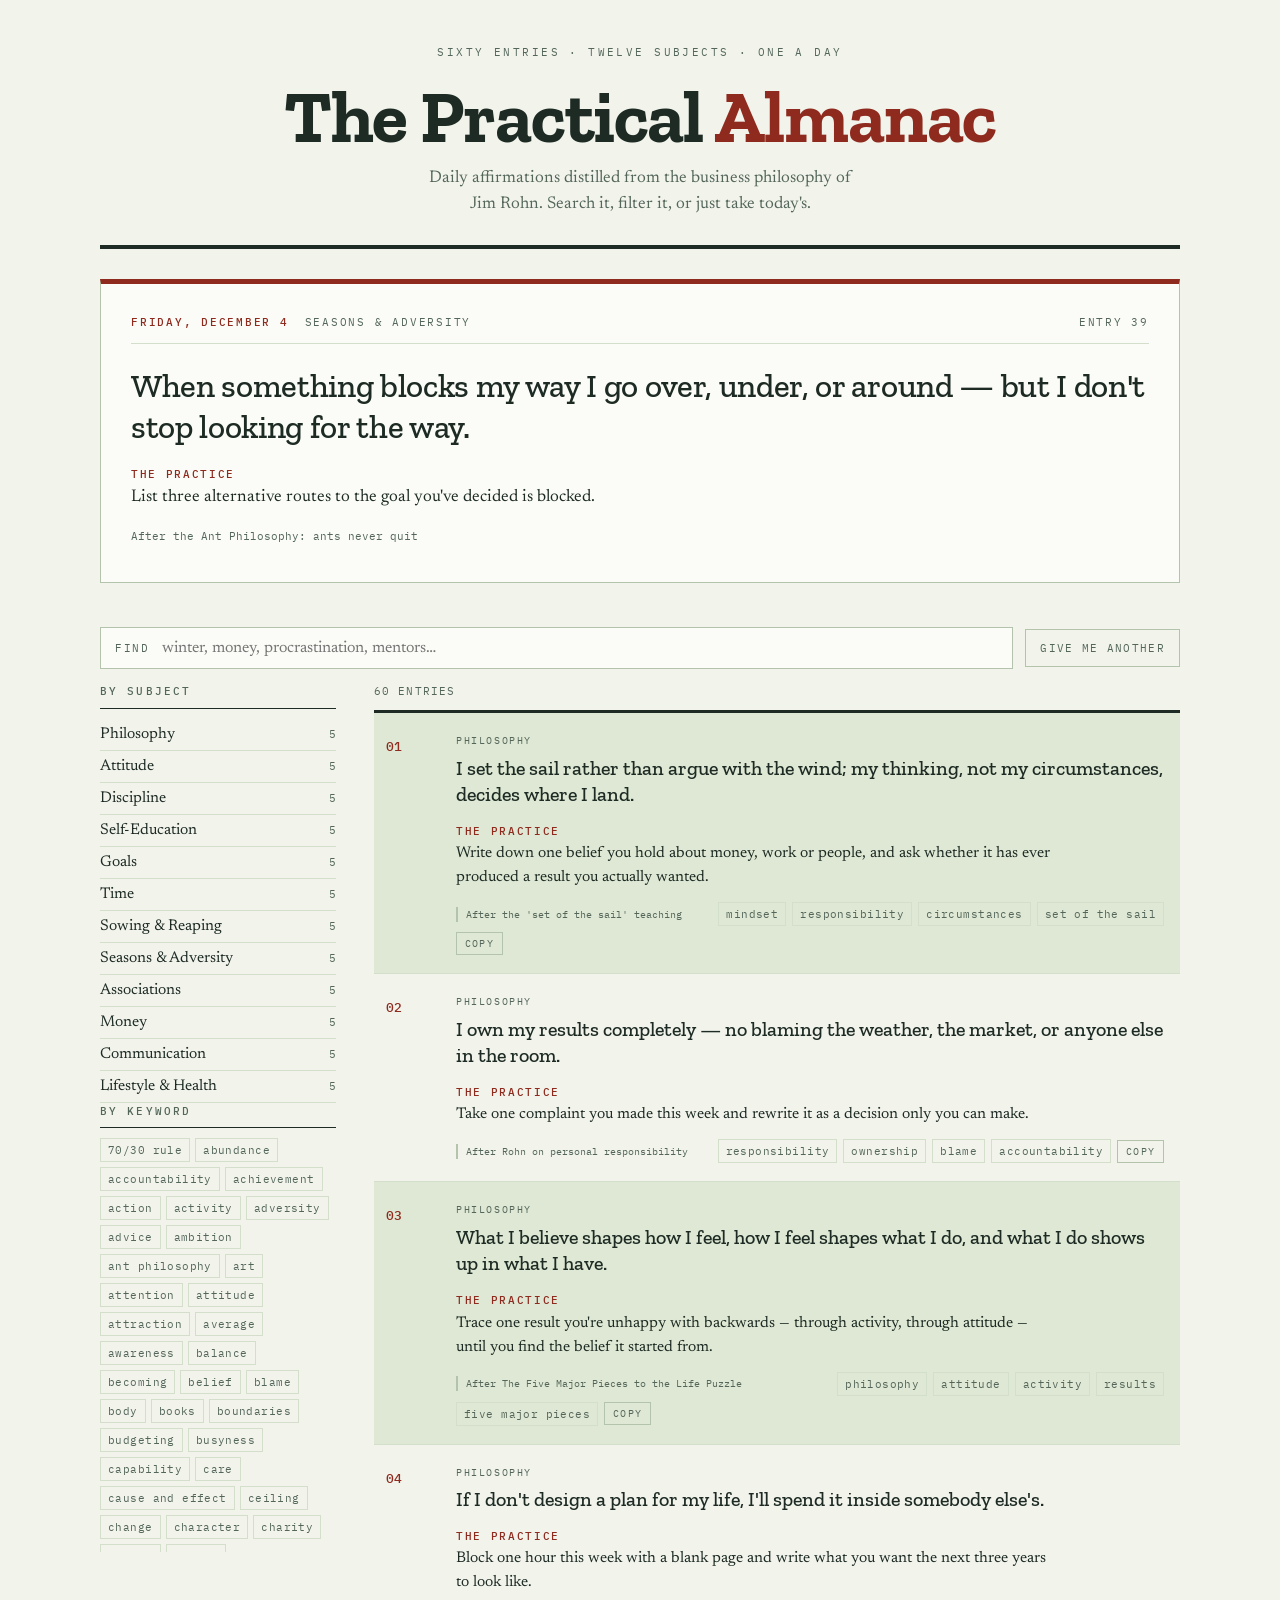
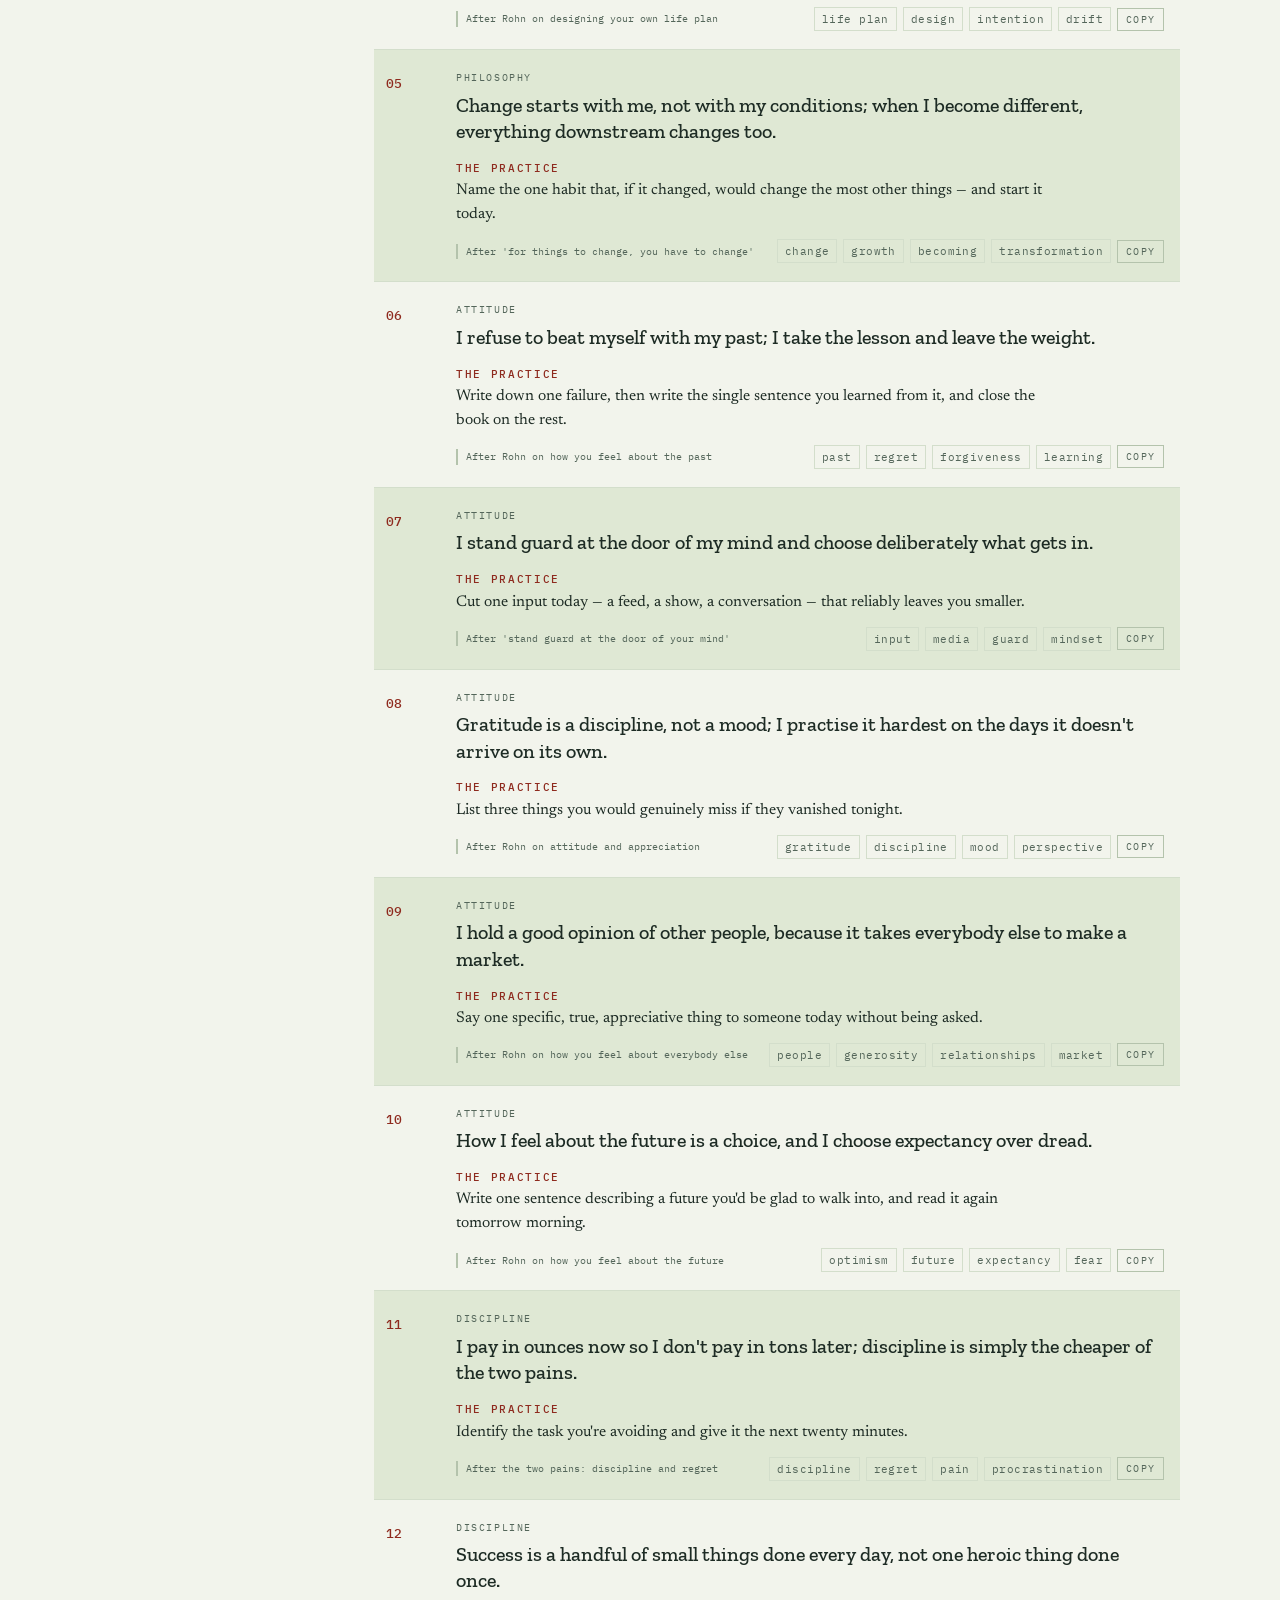
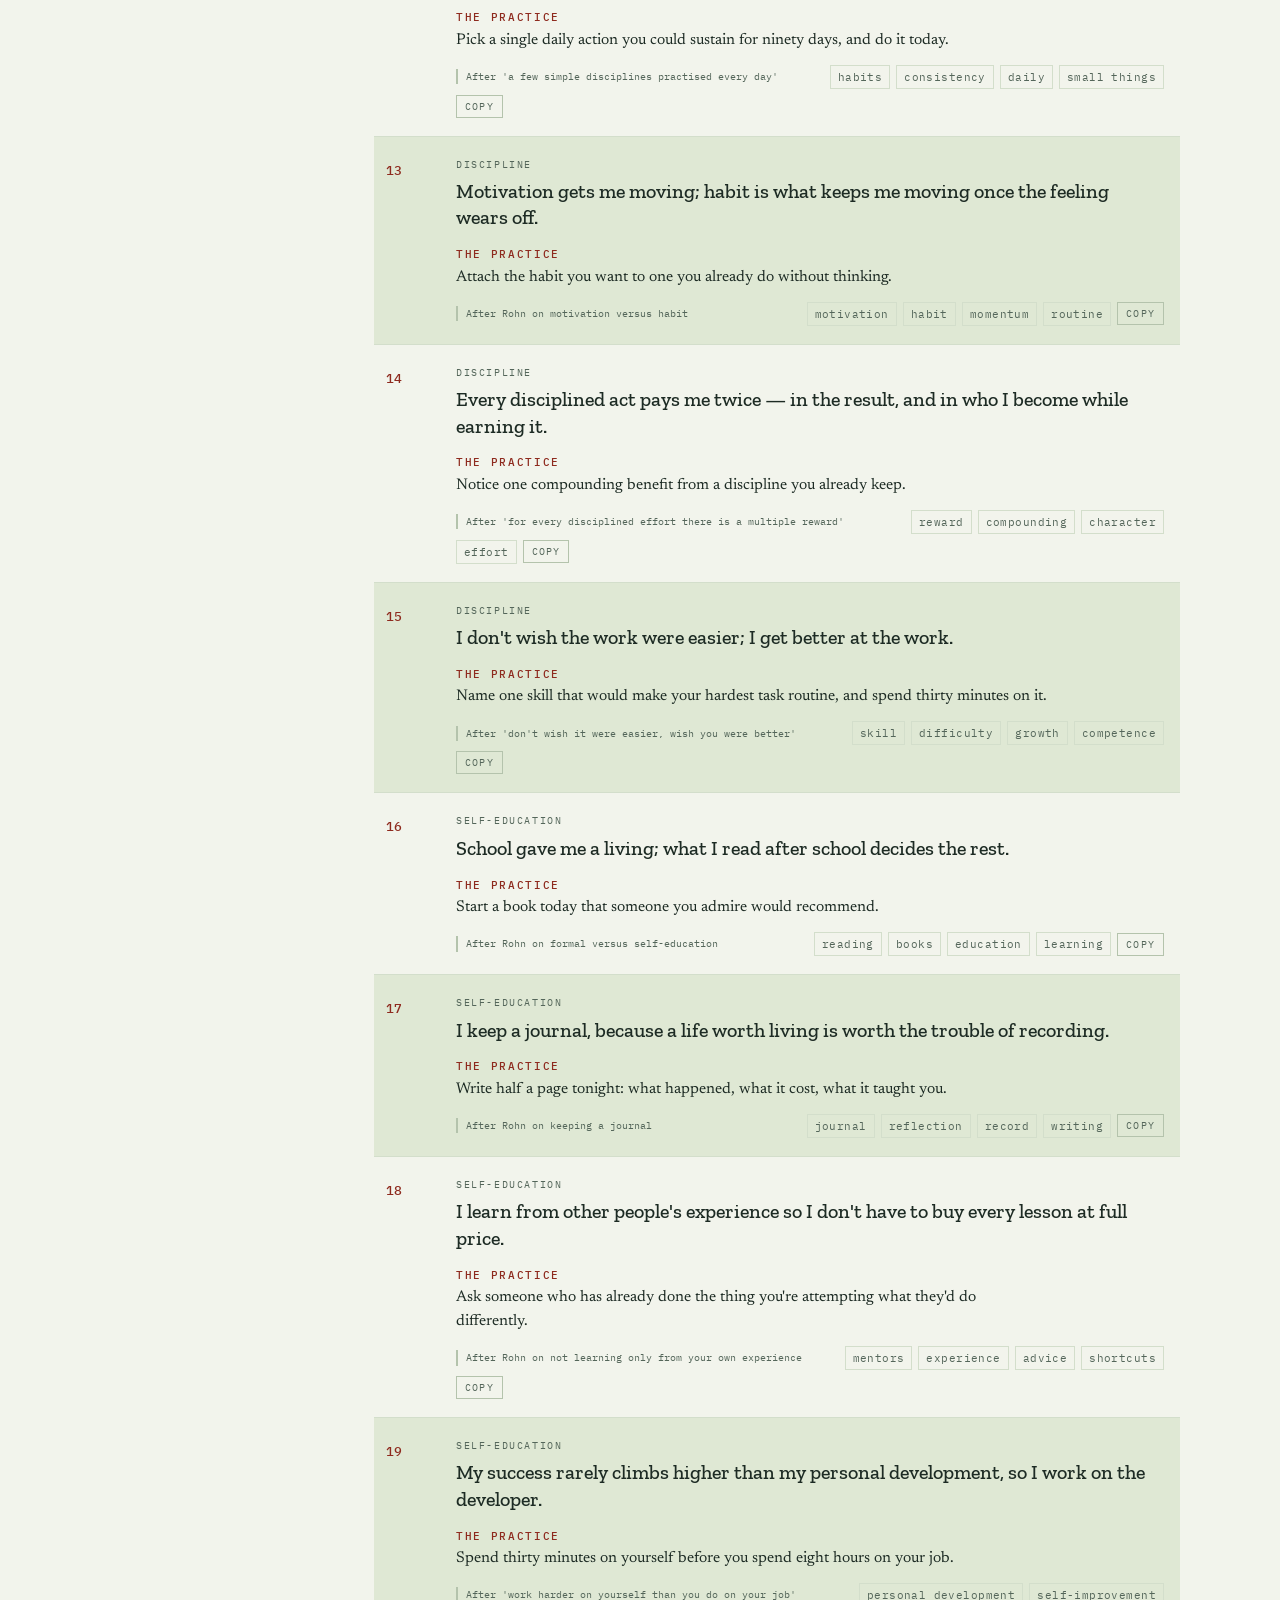
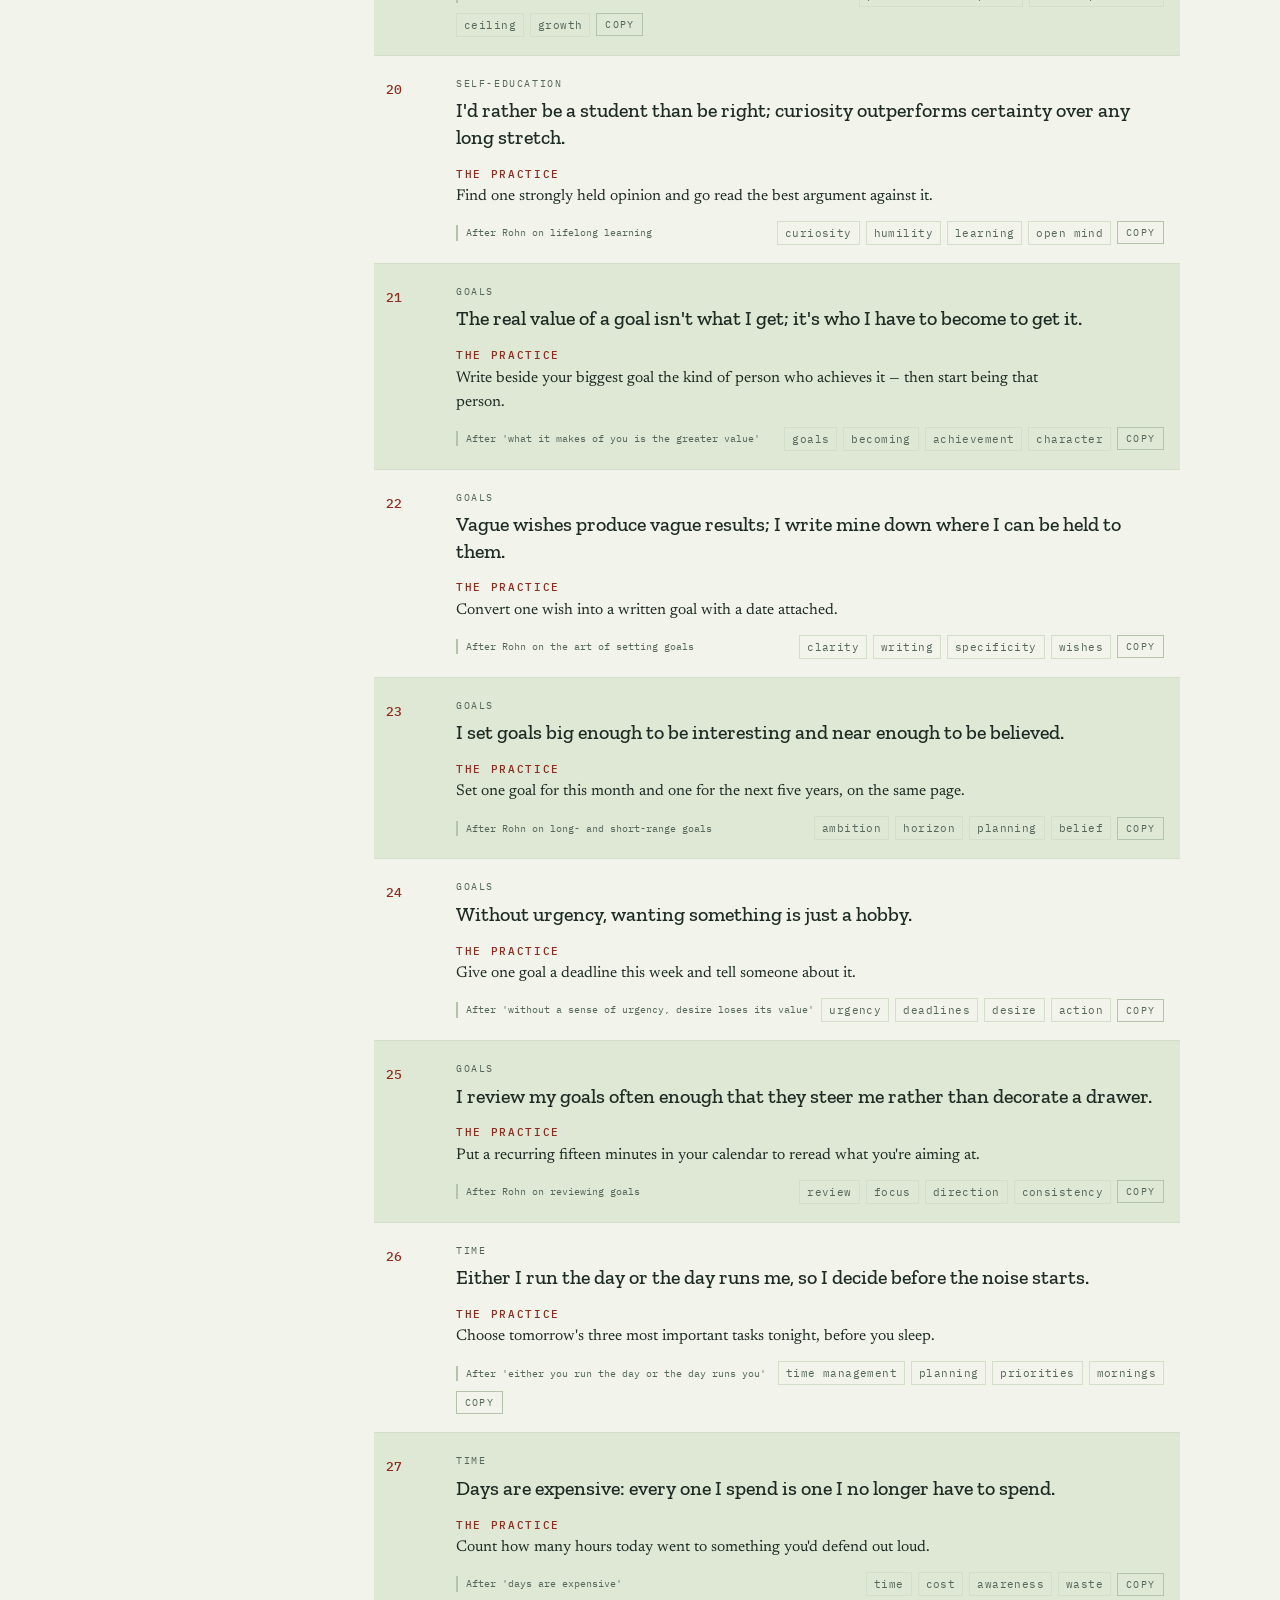
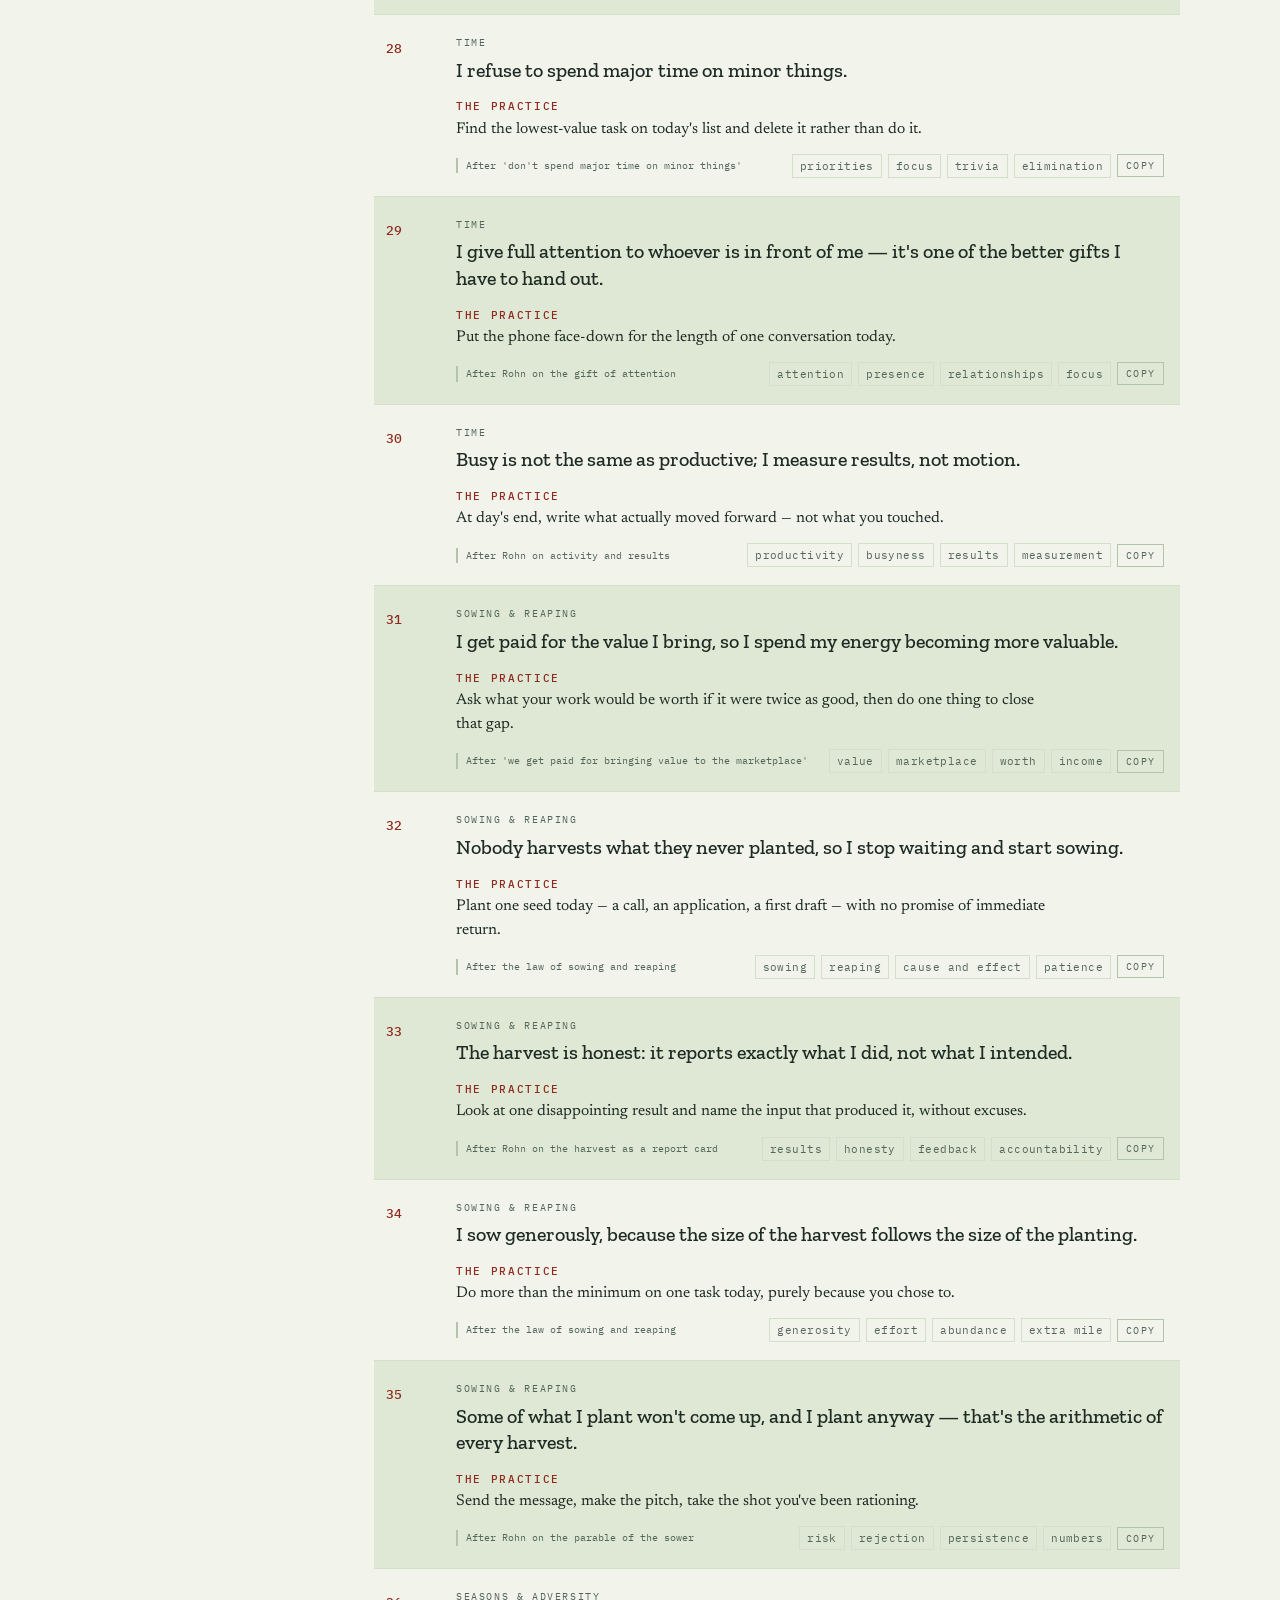
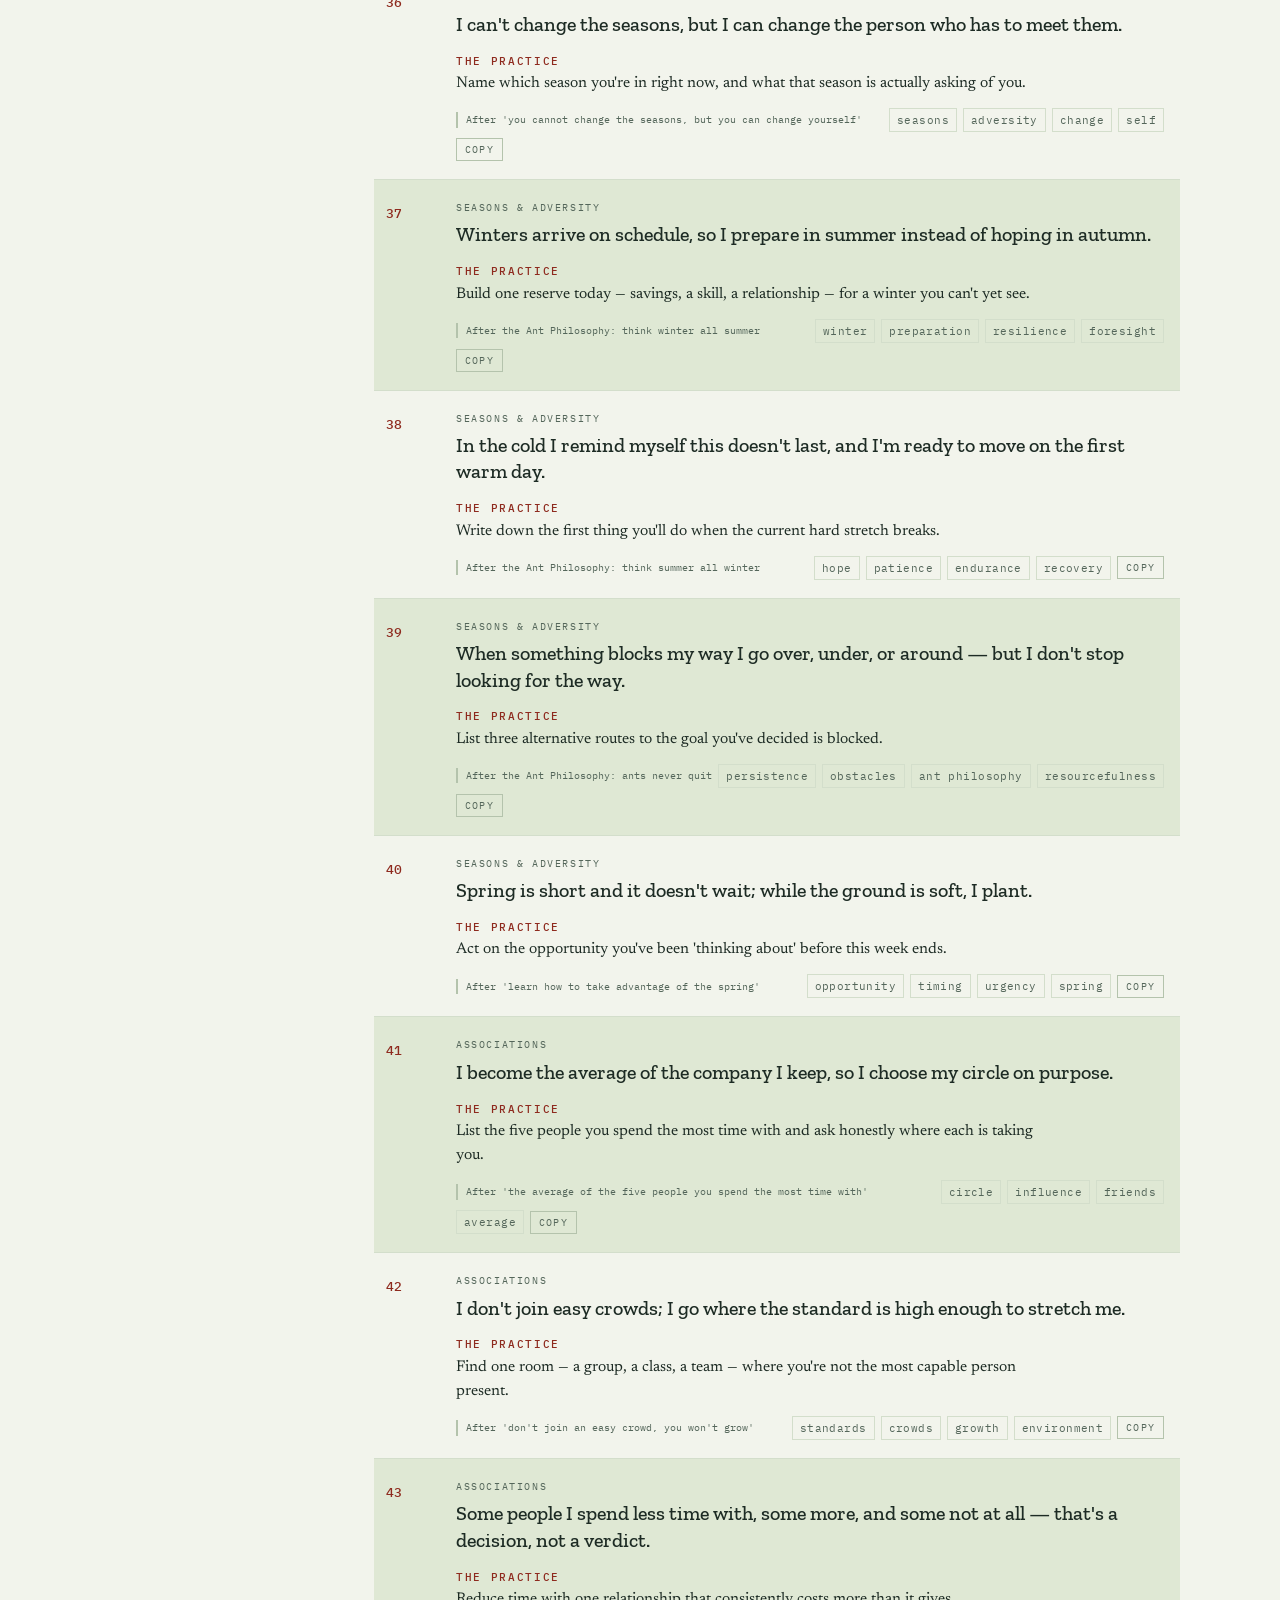
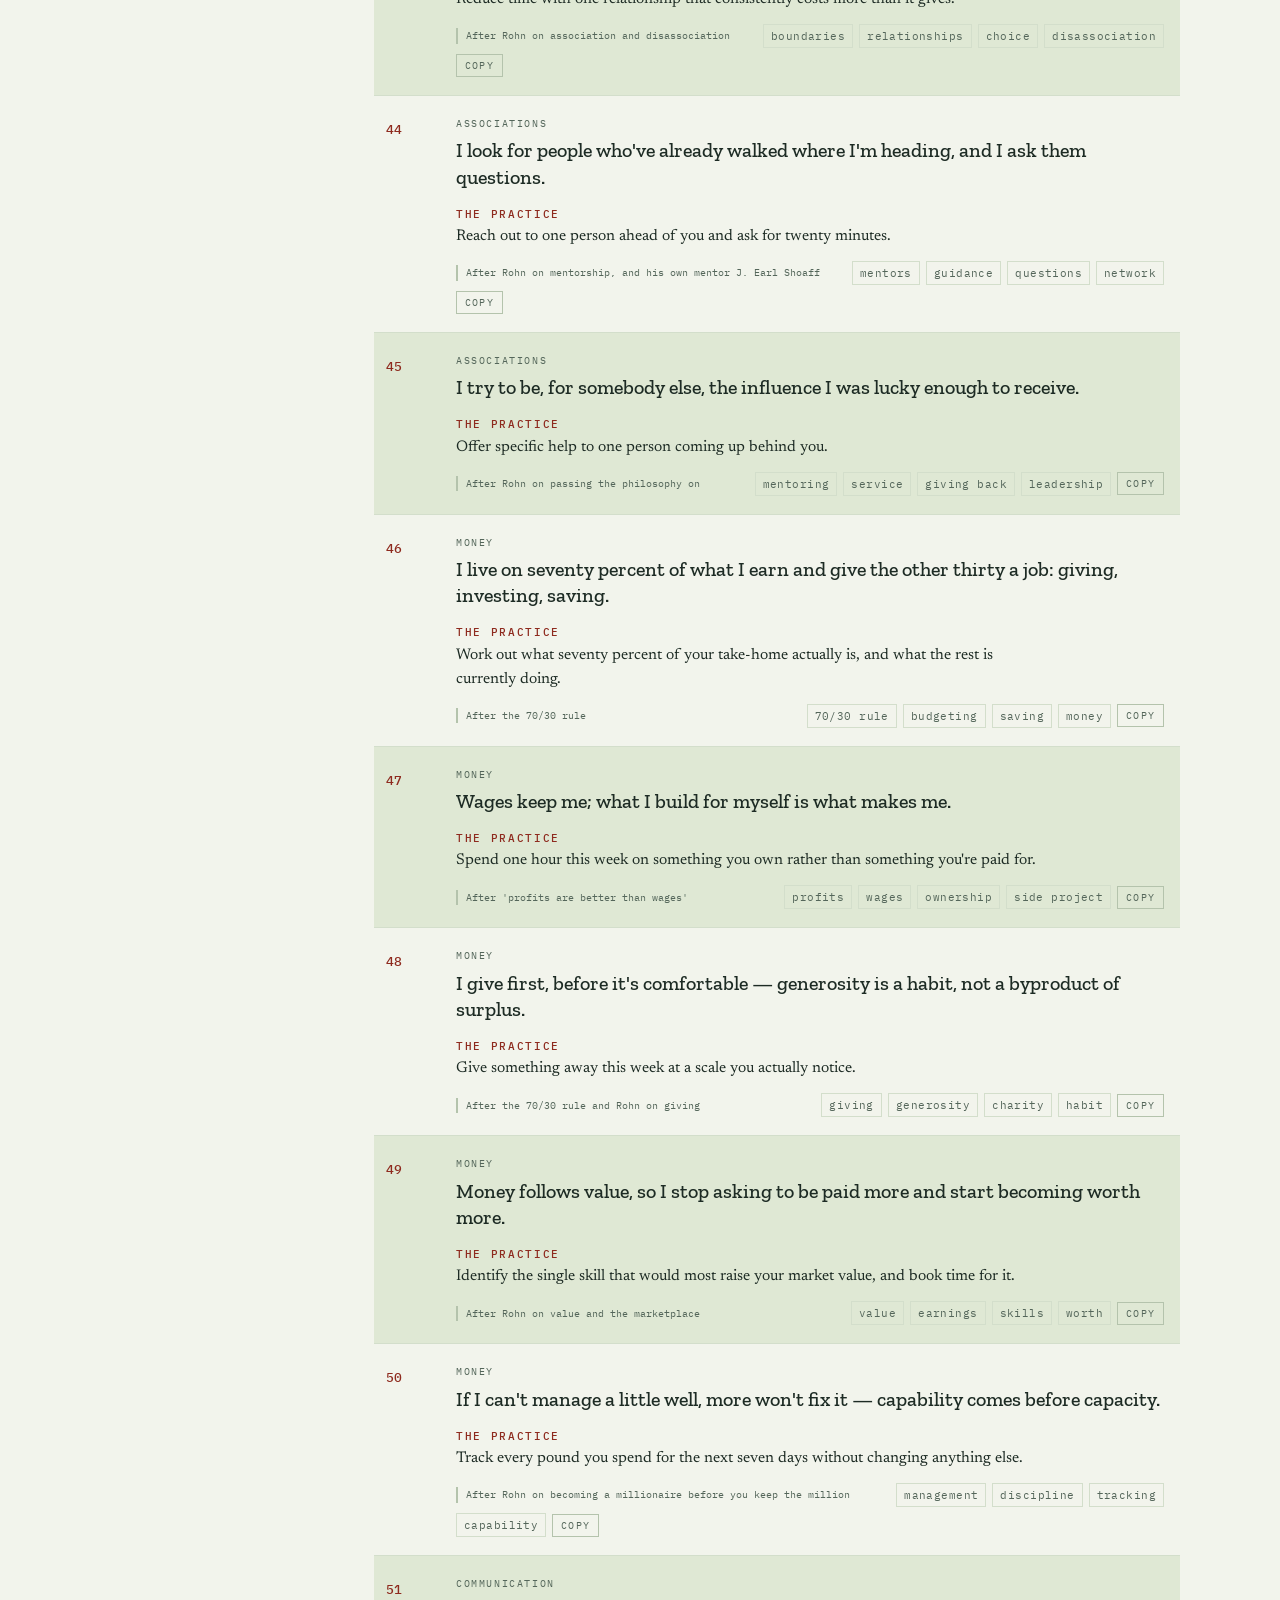
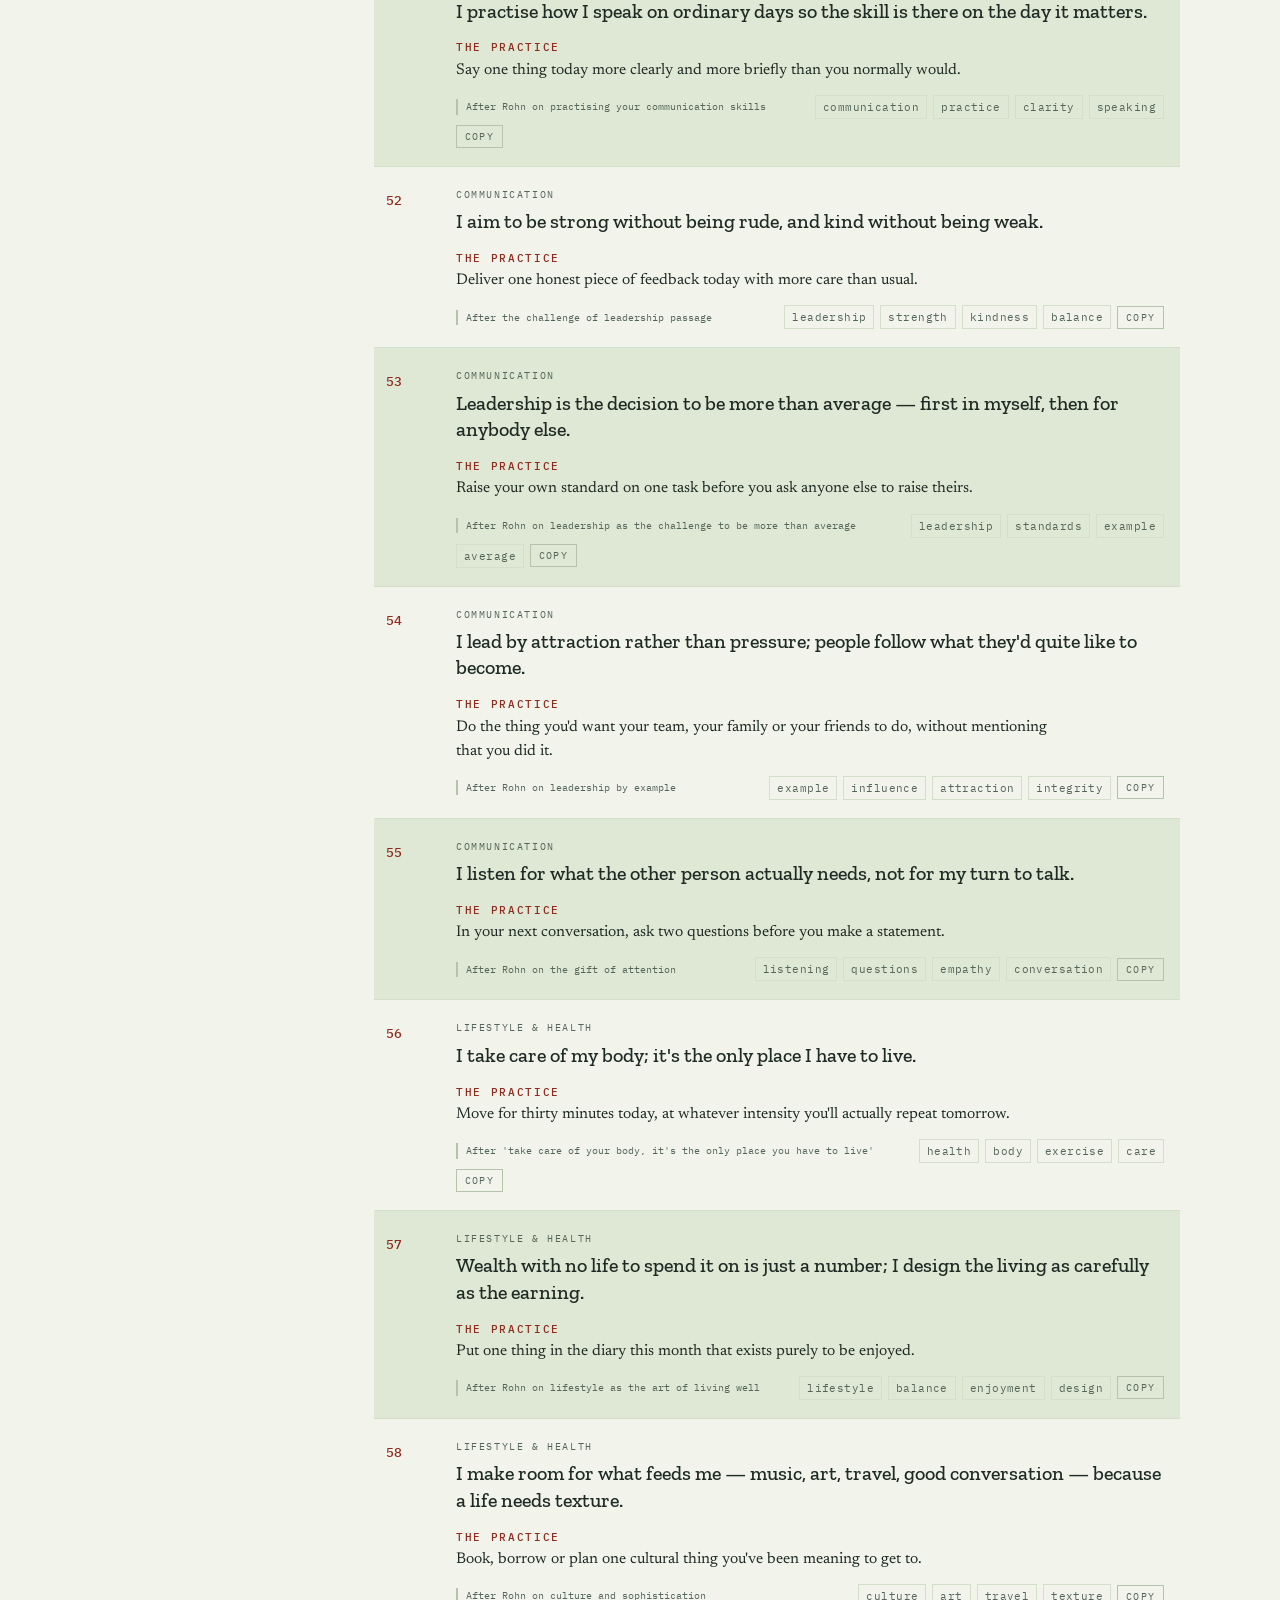
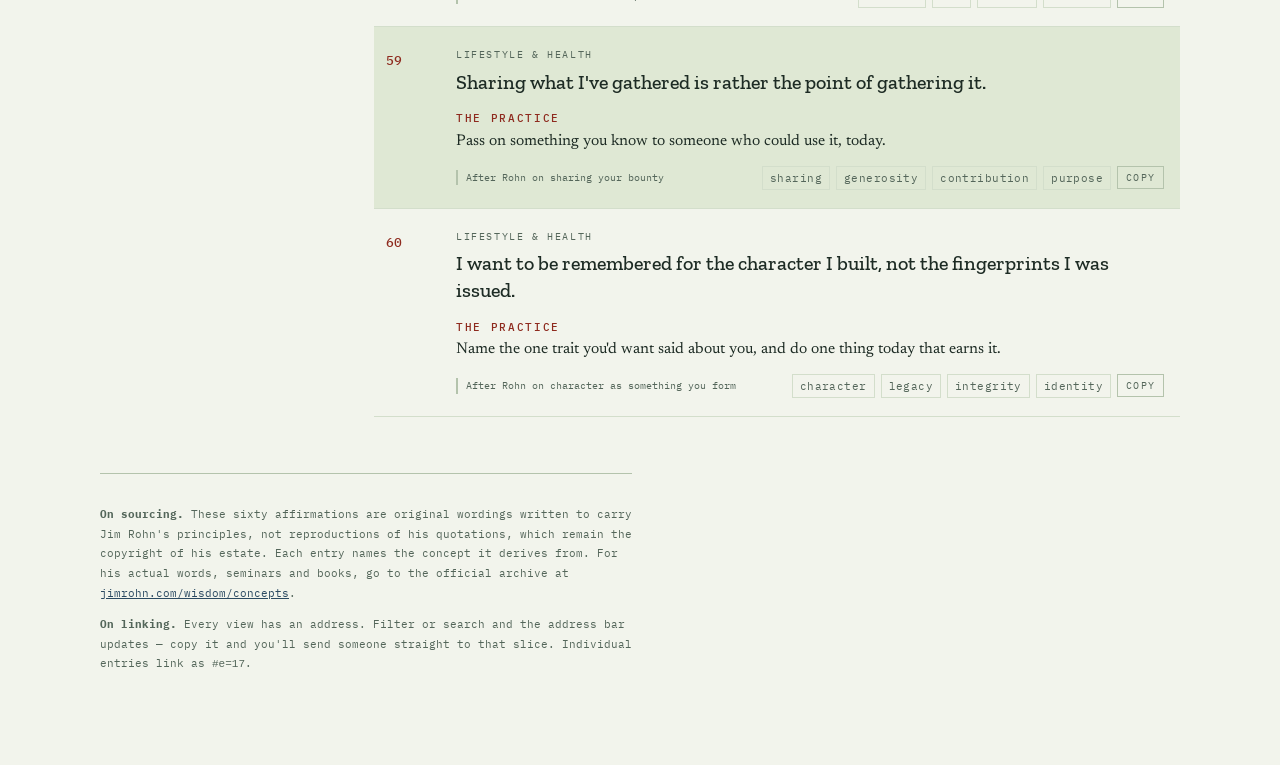
<file: data/rohn-source.html>
<!DOCTYPE html>
<html lang="en">
<head>
<meta charset="utf-8">
<meta name="viewport" content="width=device-width, initial-scale=1">
<title>The Practical Almanac — 60 daily affirmations after Jim Rohn</title>
<link rel="preconnect" href="https://fonts.googleapis.com">
<link rel="preconnect" href="https://fonts.gstatic.com" crossorigin>
<link href="https://fonts.googleapis.com/css2?family=Zilla+Slab:wght@500;700&family=Newsreader:ital,opsz,wght@0,6..72,400;0,6..72,500;1,6..72,400&family=IBM+Plex+Mono:wght@400;500&display=swap" rel="stylesheet">
<style>
  :root{
    --paper:#F2F4EC;
    --bar:#DFE8D4;
    --card:#FBFCF7;
    --ink:#1D2B24;
    --ink-soft:#54665A;
    --rule:#B4C3AC;
    --rule-hair:#D3DECB;
    --red:#8E2A1E;
    --blue:#2B4A62;
    --display:"Zilla Slab", Rockwell, "Courier Bold", Georgia, serif;
    --body:"Newsreader", Georgia, "Times New Roman", serif;
    --mono:"IBM Plex Mono", ui-monospace, "SF Mono", Menlo, monospace;
  }
  *{box-sizing:border-box}
  html{-webkit-text-size-adjust:100%}
  body{
    margin:0; background:var(--paper); color:var(--ink);
    font-family:var(--body); font-size:17px; line-height:1.55;
  }
  .wrap{max-width:1120px; margin:0 auto; padding:0 20px 80px}

  /* ---------- masthead ---------- */
  .masthead{padding:44px 0 0; text-align:center}
  .masthead .eyebrow{
    font-family:var(--mono); font-size:11px; letter-spacing:.22em;
    text-transform:uppercase; color:var(--ink-soft);
  }
  .masthead h1{
    font-family:var(--display); font-weight:700; margin:.28em 0 .1em;
    font-size:clamp(38px,7.5vw,74px); line-height:.95; letter-spacing:-.015em;
  }
  .masthead h1 em{font-style:normal; color:var(--red)}
  .masthead .standfirst{
    max-width:44ch; margin:14px auto 0; color:var(--ink-soft); font-size:17px;
  }
  .rule-double{border:0; border-top:3px solid var(--ink); border-bottom:1px solid var(--ink); height:4px; margin:26px 0 0}

  /* ---------- today ---------- */
  .today{
    background:var(--card); border:1px solid var(--rule); border-top:5px solid var(--red);
    padding:30px 30px 26px; margin:30px 0 44px; position:relative;
  }
  .today-head{
    display:flex; flex-wrap:wrap; gap:10px 16px; align-items:baseline;
    font-family:var(--mono); font-size:11px; letter-spacing:.16em; text-transform:uppercase;
    color:var(--ink-soft); border-bottom:1px solid var(--rule-hair); padding-bottom:12px;
  }
  .today-head .stamp{color:var(--red); font-weight:500}
  .today-head .spacer{flex:1}
  .today blockquote{
    margin:22px 0 0; font-family:var(--display); font-weight:500;
    font-size:clamp(22px,3.4vw,33px); line-height:1.24; letter-spacing:-.01em;
  }
  .today .practice{margin-top:18px; max-width:70ch}
  .practice b{
    font-family:var(--mono); font-size:10.5px; font-weight:500; letter-spacing:.16em;
    text-transform:uppercase; color:var(--red); display:block; margin-bottom:3px;
  }
  .today .after{
    margin-top:16px; font-family:var(--mono); font-size:11px; color:var(--ink-soft);
  }

  /* ---------- controls ---------- */
  .controls{display:flex; flex-wrap:wrap; gap:12px; align-items:center; margin-bottom:14px}
  .search{
    flex:1 1 260px; display:flex; align-items:center; gap:10px;
    background:var(--card); border:1px solid var(--rule); padding:11px 14px;
  }
  .search input{
    border:0; background:transparent; flex:1; font-family:var(--body);
    font-size:16px; color:var(--ink); outline:none; min-width:0;
  }
  .search label{font-family:var(--mono); font-size:10.5px; letter-spacing:.16em; text-transform:uppercase; color:var(--ink-soft)}
  .btn{
    font-family:var(--mono); font-size:11px; letter-spacing:.12em; text-transform:uppercase;
    background:transparent; border:1px solid var(--rule); color:var(--ink-soft);
    padding:11px 14px; cursor:pointer;
  }
  .btn:hover{border-color:var(--ink); color:var(--ink)}

  /* ---------- two column ---------- */
  .cols{display:grid; grid-template-columns:236px 1fr; gap:38px; align-items:start}
  @media (max-width:820px){ .cols{grid-template-columns:1fr; gap:26px} }

  .index{position:sticky; top:20px}
  @media (max-width:820px){ .index{position:static} }
  .index h2{
    font-family:var(--mono); font-size:10.5px; letter-spacing:.2em; text-transform:uppercase;
    color:var(--ink-soft); margin:0 0 10px; padding-bottom:8px; border-bottom:1px solid var(--ink);
    font-weight:500;
  }
  .index h2 + h2{margin-top:32px}
  .subject-list{list-style:none; margin:0; padding:0}
  .subject-list li{border-bottom:1px solid var(--rule-hair)}
  .subj{
    width:100%; text-align:left; background:none; border:0; cursor:pointer;
    padding:8px 0; display:flex; gap:10px; align-items:baseline;
    font-family:var(--body); font-size:15.5px; color:var(--ink);
  }
  .subj .n{font-family:var(--mono); font-size:11px; color:var(--ink-soft); flex:0 0 auto}
  .subj .nm{flex:1}
  .subj:hover .nm{color:var(--red)}
  .subj[aria-pressed="true"] .nm{color:var(--red); font-weight:500}
  .subj[aria-pressed="true"] .n{color:var(--red)}

  .kw-cloud{display:flex; flex-wrap:wrap; gap:5px; max-height:46vh; overflow-y:auto; padding-right:4px}
  @media (max-width:820px){ .kw-cloud{max-height:180px} }
  .kw{
    font-family:var(--mono); font-size:10.5px; letter-spacing:.04em;
    background:transparent; border:1px solid var(--rule-hair); color:var(--ink-soft);
    padding:4px 7px; cursor:pointer;
  }
  .kw:hover{border-color:var(--red); color:var(--red)}
  .kw[aria-pressed="true"]{background:var(--blue); border-color:var(--blue); color:#fff}

  /* ---------- entries ---------- */
  .status{
    font-family:var(--mono); font-size:11px; letter-spacing:.1em; text-transform:uppercase;
    color:var(--ink-soft); padding-bottom:10px; border-bottom:3px solid var(--ink);
    display:flex; flex-wrap:wrap; gap:12px; align-items:baseline;
  }
  .status .clear{
    font:inherit; background:none; border:0; color:var(--red); cursor:pointer;
    text-decoration:underline; text-underline-offset:3px; padding:0;
  }
  .entries{list-style:none; margin:0; padding:0}
  .entry{
    display:grid; grid-template-columns:52px 1fr; gap:0 18px;
    padding:20px 16px 18px 12px; border-bottom:1px solid var(--rule-hair);
    scroll-margin-top:16px;
  }
  .entry:nth-child(odd){background:var(--bar)}
  .entry:target{outline:2px solid var(--red); outline-offset:-2px}
  .entry .no{
    font-family:var(--mono); font-size:13px; font-weight:500; color:var(--red);
    padding-top:4px;
  }
  .entry .cat{
    font-family:var(--mono); font-size:10px; letter-spacing:.16em; text-transform:uppercase;
    color:var(--ink-soft); margin-bottom:6px;
  }
  .entry .aff{
    font-family:var(--display); font-weight:500; font-size:20px; line-height:1.32;
    margin:0 0 12px; max-width:62ch;
  }
  .entry .practice{font-size:15.5px; color:var(--ink-soft); max-width:66ch; margin-bottom:12px}
  .entry .practice span{color:var(--ink)}
  .entry .foot{display:flex; flex-wrap:wrap; gap:6px; align-items:center}
  .entry .src{
    font-family:var(--mono); font-size:10px; color:var(--ink-soft);
    border-left:2px solid var(--rule); padding-left:8px; margin-right:auto;
  }
  .copy{
    font-family:var(--mono); font-size:10px; letter-spacing:.12em; text-transform:uppercase;
    background:none; border:1px solid var(--rule); color:var(--ink-soft);
    padding:4px 8px; cursor:pointer;
  }
  .copy:hover{border-color:var(--ink); color:var(--ink)}
  .empty{padding:44px 4px; color:var(--ink-soft); max-width:52ch}
  .empty strong{font-family:var(--display); font-size:20px; display:block; margin-bottom:6px; color:var(--ink)}

  footer{
    margin-top:56px; padding-top:20px; border-top:1px solid var(--rule);
    font-family:var(--mono); font-size:11px; line-height:1.8; color:var(--ink-soft);
    max-width:76ch;
  }
  footer a{color:var(--blue)}
  a:focus-visible, button:focus-visible, input:focus-visible{outline:2px solid var(--blue); outline-offset:2px}
  @media (prefers-reduced-motion:reduce){ *{transition:none !important} }
</style>
</head>
<body>
<div class="wrap">

  <header class="masthead">
    <div class="eyebrow">Sixty entries &middot; twelve subjects &middot; one a day</div>
    <h1>The Practical <em>Almanac</em></h1>
    <p class="standfirst">Daily affirmations distilled from the business philosophy of Jim Rohn. Search it, filter it, or just take today's.</p>
    <hr class="rule-double">
  </header>

  <section class="today" id="today" aria-labelledby="today-h">
    <div class="today-head">
      <span class="stamp" id="today-date"></span>
      <span id="today-cat"></span>
      <span class="spacer"></span>
      <span id="today-no"></span>
    </div>
    <blockquote id="today-h"></blockquote>
    <p class="practice"><b>The practice</b><span id="today-practice"></span></p>
    <p class="after" id="today-src"></p>
  </section>

  <div class="controls">
    <div class="search">
      <label for="q">Find</label>
      <input id="q" type="search" placeholder="winter, money, procrastination, mentors&hellip;" autocomplete="off">
    </div>
    <button class="btn" id="shuffle">Give me another</button>
  </div>

  <div class="cols">
    <nav class="index" aria-label="Index">
      <h2>By subject</h2>
      <ul class="subject-list" id="subjects"></ul>
      <h2>By keyword</h2>
      <div class="kw-cloud" id="keywords"></div>
    </nav>

    <main>
      <div class="status">
        <span id="count"></span>
        <span id="scope"></span>
        <button class="clear" id="clear" hidden>Clear filters</button>
      </div>
      <ul class="entries" id="entries"></ul>
      <div class="empty" id="empty" hidden>
        <strong>Nothing under that heading.</strong>
        Try a broader word, or pick a subject from the index on the left.
      </div>
    </main>
  </div>

  <footer>
    <p><strong>On sourcing.</strong> These sixty affirmations are original wordings written to carry Jim Rohn's principles, not reproductions of his quotations, which remain the copyright of his estate. Each entry names the concept it derives from. For his actual words, seminars and books, go to the official archive at <a href="https://www.jimrohn.com/wisdom/concepts">jimrohn.com/wisdom/concepts</a>.</p>
    <p><strong>On linking.</strong> Every view has an address. Filter or search and the address bar updates &mdash; copy it and you'll send someone straight to that slice. Individual entries link as <code>#e=17</code>.</p>
  </footer>

</div>

<script>
const DATA = [
  {n:1,s:"Philosophy",a:"I set the sail rather than argue with the wind; my thinking, not my circumstances, decides where I land.",p:"Write down one belief you hold about money, work or people, and ask whether it has ever produced a result you actually wanted.",k:["mindset","responsibility","circumstances","set of the sail"],src:"After the 'set of the sail' teaching"},
  {n:2,s:"Philosophy",a:"I own my results completely \u2014 no blaming the weather, the market, or anyone else in the room.",p:"Take one complaint you made this week and rewrite it as a decision only you can make.",k:["responsibility","ownership","blame","accountability"],src:"After Rohn on personal responsibility"},
  {n:3,s:"Philosophy",a:"What I believe shapes how I feel, how I feel shapes what I do, and what I do shows up in what I have.",p:"Trace one result you're unhappy with backwards \u2014 through activity, through attitude \u2014 until you find the belief it started from.",k:["philosophy","attitude","activity","results","five major pieces"],src:"After The Five Major Pieces to the Life Puzzle"},
  {n:4,s:"Philosophy",a:"If I don't design a plan for my life, I'll spend it inside somebody else's.",p:"Block one hour this week with a blank page and write what you want the next three years to look like.",k:["life plan","design","intention","drift"],src:"After Rohn on designing your own life plan"},
  {n:5,s:"Philosophy",a:"Change starts with me, not with my conditions; when I become different, everything downstream changes too.",p:"Name the one habit that, if it changed, would change the most other things \u2014 and start it today.",k:["change","growth","becoming","transformation"],src:"After 'for things to change, you have to change'"},

  {n:6,s:"Attitude",a:"I refuse to beat myself with my past; I take the lesson and leave the weight.",p:"Write down one failure, then write the single sentence you learned from it, and close the book on the rest.",k:["past","regret","forgiveness","learning"],src:"After Rohn on how you feel about the past"},
  {n:7,s:"Attitude",a:"I stand guard at the door of my mind and choose deliberately what gets in.",p:"Cut one input today \u2014 a feed, a show, a conversation \u2014 that reliably leaves you smaller.",k:["input","media","guard","mindset"],src:"After 'stand guard at the door of your mind'"},
  {n:8,s:"Attitude",a:"Gratitude is a discipline, not a mood; I practise it hardest on the days it doesn't arrive on its own.",p:"List three things you would genuinely miss if they vanished tonight.",k:["gratitude","discipline","mood","perspective"],src:"After Rohn on attitude and appreciation"},
  {n:9,s:"Attitude",a:"I hold a good opinion of other people, because it takes everybody else to make a market.",p:"Say one specific, true, appreciative thing to someone today without being asked.",k:["people","generosity","relationships","market"],src:"After Rohn on how you feel about everybody else"},
  {n:10,s:"Attitude",a:"How I feel about the future is a choice, and I choose expectancy over dread.",p:"Write one sentence describing a future you'd be glad to walk into, and read it again tomorrow morning.",k:["optimism","future","expectancy","fear"],src:"After Rohn on how you feel about the future"},

  {n:11,s:"Discipline",a:"I pay in ounces now so I don't pay in tons later; discipline is simply the cheaper of the two pains.",p:"Identify the task you're avoiding and give it the next twenty minutes.",k:["discipline","regret","pain","procrastination"],src:"After the two pains: discipline and regret"},
  {n:12,s:"Discipline",a:"Success is a handful of small things done every day, not one heroic thing done once.",p:"Pick a single daily action you could sustain for ninety days, and do it today.",k:["habits","consistency","daily","small things"],src:"After 'a few simple disciplines practised every day'"},
  {n:13,s:"Discipline",a:"Motivation gets me moving; habit is what keeps me moving once the feeling wears off.",p:"Attach the habit you want to one you already do without thinking.",k:["motivation","habit","momentum","routine"],src:"After Rohn on motivation versus habit"},
  {n:14,s:"Discipline",a:"Every disciplined act pays me twice \u2014 in the result, and in who I become while earning it.",p:"Notice one compounding benefit from a discipline you already keep.",k:["reward","compounding","character","effort"],src:"After 'for every disciplined effort there is a multiple reward'"},
  {n:15,s:"Discipline",a:"I don't wish the work were easier; I get better at the work.",p:"Name one skill that would make your hardest task routine, and spend thirty minutes on it.",k:["skill","difficulty","growth","competence"],src:"After 'don't wish it were easier, wish you were better'"},

  {n:16,s:"Self-Education",a:"School gave me a living; what I read after school decides the rest.",p:"Start a book today that someone you admire would recommend.",k:["reading","books","education","learning"],src:"After Rohn on formal versus self-education"},
  {n:17,s:"Self-Education",a:"I keep a journal, because a life worth living is worth the trouble of recording.",p:"Write half a page tonight: what happened, what it cost, what it taught you.",k:["journal","reflection","record","writing"],src:"After Rohn on keeping a journal"},
  {n:18,s:"Self-Education",a:"I learn from other people's experience so I don't have to buy every lesson at full price.",p:"Ask someone who has already done the thing you're attempting what they'd do differently.",k:["mentors","experience","advice","shortcuts"],src:"After Rohn on not learning only from your own experience"},
  {n:19,s:"Self-Education",a:"My success rarely climbs higher than my personal development, so I work on the developer.",p:"Spend thirty minutes on yourself before you spend eight hours on your job.",k:["personal development","self-improvement","ceiling","growth"],src:"After 'work harder on yourself than you do on your job'"},
  {n:20,s:"Self-Education",a:"I'd rather be a student than be right; curiosity outperforms certainty over any long stretch.",p:"Find one strongly held opinion and go read the best argument against it.",k:["curiosity","humility","learning","open mind"],src:"After Rohn on lifelong learning"},

  {n:21,s:"Goals",a:"The real value of a goal isn't what I get; it's who I have to become to get it.",p:"Write beside your biggest goal the kind of person who achieves it \u2014 then start being that person.",k:["goals","becoming","achievement","character"],src:"After 'what it makes of you is the greater value'"},
  {n:22,s:"Goals",a:"Vague wishes produce vague results; I write mine down where I can be held to them.",p:"Convert one wish into a written goal with a date attached.",k:["clarity","writing","specificity","wishes"],src:"After Rohn on the art of setting goals"},
  {n:23,s:"Goals",a:"I set goals big enough to be interesting and near enough to be believed.",p:"Set one goal for this month and one for the next five years, on the same page.",k:["ambition","horizon","planning","belief"],src:"After Rohn on long- and short-range goals"},
  {n:24,s:"Goals",a:"Without urgency, wanting something is just a hobby.",p:"Give one goal a deadline this week and tell someone about it.",k:["urgency","deadlines","desire","action"],src:"After 'without a sense of urgency, desire loses its value'"},
  {n:25,s:"Goals",a:"I review my goals often enough that they steer me rather than decorate a drawer.",p:"Put a recurring fifteen minutes in your calendar to reread what you're aiming at.",k:["review","focus","direction","consistency"],src:"After Rohn on reviewing goals"},

  {n:26,s:"Time",a:"Either I run the day or the day runs me, so I decide before the noise starts.",p:"Choose tomorrow's three most important tasks tonight, before you sleep.",k:["time management","planning","priorities","mornings"],src:"After 'either you run the day or the day runs you'"},
  {n:27,s:"Time",a:"Days are expensive: every one I spend is one I no longer have to spend.",p:"Count how many hours today went to something you'd defend out loud.",k:["time","cost","awareness","waste"],src:"After 'days are expensive'"},
  {n:28,s:"Time",a:"I refuse to spend major time on minor things.",p:"Find the lowest-value task on today's list and delete it rather than do it.",k:["priorities","focus","trivia","elimination"],src:"After 'don't spend major time on minor things'"},
  {n:29,s:"Time",a:"I give full attention to whoever is in front of me \u2014 it's one of the better gifts I have to hand out.",p:"Put the phone face-down for the length of one conversation today.",k:["attention","presence","relationships","focus"],src:"After Rohn on the gift of attention"},
  {n:30,s:"Time",a:"Busy is not the same as productive; I measure results, not motion.",p:"At day's end, write what actually moved forward \u2014 not what you touched.",k:["productivity","busyness","results","measurement"],src:"After Rohn on activity and results"},

  {n:31,s:"Sowing & Reaping",a:"I get paid for the value I bring, so I spend my energy becoming more valuable.",p:"Ask what your work would be worth if it were twice as good, then do one thing to close that gap.",k:["value","marketplace","worth","income"],src:"After 'we get paid for bringing value to the marketplace'"},
  {n:32,s:"Sowing & Reaping",a:"Nobody harvests what they never planted, so I stop waiting and start sowing.",p:"Plant one seed today \u2014 a call, an application, a first draft \u2014 with no promise of immediate return.",k:["sowing","reaping","cause and effect","patience"],src:"After the law of sowing and reaping"},
  {n:33,s:"Sowing & Reaping",a:"The harvest is honest: it reports exactly what I did, not what I intended.",p:"Look at one disappointing result and name the input that produced it, without excuses.",k:["results","honesty","feedback","accountability"],src:"After Rohn on the harvest as a report card"},
  {n:34,s:"Sowing & Reaping",a:"I sow generously, because the size of the harvest follows the size of the planting.",p:"Do more than the minimum on one task today, purely because you chose to.",k:["generosity","effort","abundance","extra mile"],src:"After the law of sowing and reaping"},
  {n:35,s:"Sowing & Reaping",a:"Some of what I plant won't come up, and I plant anyway \u2014 that's the arithmetic of every harvest.",p:"Send the message, make the pitch, take the shot you've been rationing.",k:["risk","rejection","persistence","numbers"],src:"After Rohn on the parable of the sower"},

  {n:36,s:"Seasons & Adversity",a:"I can't change the seasons, but I can change the person who has to meet them.",p:"Name which season you're in right now, and what that season is actually asking of you.",k:["seasons","adversity","change","self"],src:"After 'you cannot change the seasons, but you can change yourself'"},
  {n:37,s:"Seasons & Adversity",a:"Winters arrive on schedule, so I prepare in summer instead of hoping in autumn.",p:"Build one reserve today \u2014 savings, a skill, a relationship \u2014 for a winter you can't yet see.",k:["winter","preparation","resilience","foresight"],src:"After the Ant Philosophy: think winter all summer"},
  {n:38,s:"Seasons & Adversity",a:"In the cold I remind myself this doesn't last, and I'm ready to move on the first warm day.",p:"Write down the first thing you'll do when the current hard stretch breaks.",k:["hope","patience","endurance","recovery"],src:"After the Ant Philosophy: think summer all winter"},
  {n:39,s:"Seasons & Adversity",a:"When something blocks my way I go over, under, or around \u2014 but I don't stop looking for the way.",p:"List three alternative routes to the goal you've decided is blocked.",k:["persistence","obstacles","ant philosophy","resourcefulness"],src:"After the Ant Philosophy: ants never quit"},
  {n:40,s:"Seasons & Adversity",a:"Spring is short and it doesn't wait; while the ground is soft, I plant.",p:"Act on the opportunity you've been 'thinking about' before this week ends.",k:["opportunity","timing","urgency","spring"],src:"After 'learn how to take advantage of the spring'"},

  {n:41,s:"Associations",a:"I become the average of the company I keep, so I choose my circle on purpose.",p:"List the five people you spend the most time with and ask honestly where each is taking you.",k:["circle","influence","friends","average"],src:"After 'the average of the five people you spend the most time with'"},
  {n:42,s:"Associations",a:"I don't join easy crowds; I go where the standard is high enough to stretch me.",p:"Find one room \u2014 a group, a class, a team \u2014 where you're not the most capable person present.",k:["standards","crowds","growth","environment"],src:"After 'don't join an easy crowd, you won't grow'"},
  {n:43,s:"Associations",a:"Some people I spend less time with, some more, and some not at all \u2014 that's a decision, not a verdict.",p:"Reduce time with one relationship that consistently costs more than it gives.",k:["boundaries","relationships","choice","disassociation"],src:"After Rohn on association and disassociation"},
  {n:44,s:"Associations",a:"I look for people who've already walked where I'm heading, and I ask them questions.",p:"Reach out to one person ahead of you and ask for twenty minutes.",k:["mentors","guidance","questions","network"],src:"After Rohn on mentorship, and his own mentor J. Earl Shoaff"},
  {n:45,s:"Associations",a:"I try to be, for somebody else, the influence I was lucky enough to receive.",p:"Offer specific help to one person coming up behind you.",k:["mentoring","service","giving back","leadership"],src:"After Rohn on passing the philosophy on"},

  {n:46,s:"Money",a:"I live on seventy percent of what I earn and give the other thirty a job: giving, investing, saving.",p:"Work out what seventy percent of your take-home actually is, and what the rest is currently doing.",k:["70/30 rule","budgeting","saving","money"],src:"After the 70/30 rule"},
  {n:47,s:"Money",a:"Wages keep me; what I build for myself is what makes me.",p:"Spend one hour this week on something you own rather than something you're paid for.",k:["profits","wages","ownership","side project"],src:"After 'profits are better than wages'"},
  {n:48,s:"Money",a:"I give first, before it's comfortable \u2014 generosity is a habit, not a byproduct of surplus.",p:"Give something away this week at a scale you actually notice.",k:["giving","generosity","charity","habit"],src:"After the 70/30 rule and Rohn on giving"},
  {n:49,s:"Money",a:"Money follows value, so I stop asking to be paid more and start becoming worth more.",p:"Identify the single skill that would most raise your market value, and book time for it.",k:["value","earnings","skills","worth"],src:"After Rohn on value and the marketplace"},
  {n:50,s:"Money",a:"If I can't manage a little well, more won't fix it \u2014 capability comes before capacity.",p:"Track every pound you spend for the next seven days without changing anything else.",k:["management","discipline","tracking","capability"],src:"After Rohn on becoming a millionaire before you keep the million"},

  {n:51,s:"Communication",a:"I practise how I speak on ordinary days so the skill is there on the day it matters.",p:"Say one thing today more clearly and more briefly than you normally would.",k:["communication","practice","clarity","speaking"],src:"After Rohn on practising your communication skills"},
  {n:52,s:"Communication",a:"I aim to be strong without being rude, and kind without being weak.",p:"Deliver one honest piece of feedback today with more care than usual.",k:["leadership","strength","kindness","balance"],src:"After the challenge of leadership passage"},
  {n:53,s:"Communication",a:"Leadership is the decision to be more than average \u2014 first in myself, then for anybody else.",p:"Raise your own standard on one task before you ask anyone else to raise theirs.",k:["leadership","standards","example","average"],src:"After Rohn on leadership as the challenge to be more than average"},
  {n:54,s:"Communication",a:"I lead by attraction rather than pressure; people follow what they'd quite like to become.",p:"Do the thing you'd want your team, your family or your friends to do, without mentioning that you did it.",k:["example","influence","attraction","integrity"],src:"After Rohn on leadership by example"},
  {n:55,s:"Communication",a:"I listen for what the other person actually needs, not for my turn to talk.",p:"In your next conversation, ask two questions before you make a statement.",k:["listening","questions","empathy","conversation"],src:"After Rohn on the gift of attention"},

  {n:56,s:"Lifestyle & Health",a:"I take care of my body; it's the only place I have to live.",p:"Move for thirty minutes today, at whatever intensity you'll actually repeat tomorrow.",k:["health","body","exercise","care"],src:"After 'take care of your body, it's the only place you have to live'"},
  {n:57,s:"Lifestyle & Health",a:"Wealth with no life to spend it on is just a number; I design the living as carefully as the earning.",p:"Put one thing in the diary this month that exists purely to be enjoyed.",k:["lifestyle","balance","enjoyment","design"],src:"After Rohn on lifestyle as the art of living well"},
  {n:58,s:"Lifestyle & Health",a:"I make room for what feeds me \u2014 music, art, travel, good conversation \u2014 because a life needs texture.",p:"Book, borrow or plan one cultural thing you've been meaning to get to.",k:["culture","art","travel","texture"],src:"After Rohn on culture and sophistication"},
  {n:59,s:"Lifestyle & Health",a:"Sharing what I've gathered is rather the point of gathering it.",p:"Pass on something you know to someone who could use it, today.",k:["sharing","generosity","contribution","purpose"],src:"After Rohn on sharing your bounty"},
  {n:60,s:"Lifestyle & Health",a:"I want to be remembered for the character I built, not the fingerprints I was issued.",p:"Name the one trait you'd want said about you, and do one thing today that earns it.",k:["character","legacy","integrity","identity"],src:"After Rohn on character as something you form"}
];

const SUBJECTS = [...new Set(DATA.map(d => d.s))];
const ALL_KW = [...new Set(DATA.flatMap(d => d.k))].sort((a, b) => a.localeCompare(b));

const el = id => document.getElementById(id);
let state = { q: "", s: "", k: "" };

/* ---------- today ---------- */
function dayIndex(d = new Date()) {
  const start = new Date(d.getFullYear(), 0, 0);
  return Math.floor((d - start) / 86400000);
}
let todayEntry = DATA[dayIndex() % DATA.length];

function paintToday() {
  el("today-date").textContent = new Date().toLocaleDateString(undefined,
    { weekday: "long", day: "numeric", month: "long" });
  el("today-cat").textContent = todayEntry.s;
  el("today-no").textContent = "Entry " + String(todayEntry.n).padStart(2, "0");
  el("today-h").textContent = todayEntry.a;
  el("today-practice").textContent = todayEntry.p;
  el("today-src").textContent = todayEntry.src;
}

el("shuffle").addEventListener("click", () => {
  let next;
  do { next = DATA[Math.floor(Math.random() * DATA.length)]; } while (next === todayEntry);
  todayEntry = next;
  paintToday();
});

/* ---------- index ---------- */
function buildIndex() {
  el("subjects").innerHTML = SUBJECTS.map(s => {
    const c = DATA.filter(d => d.s === s).length;
    return `<li><button class="subj" data-s="${s}" aria-pressed="false">
      <span class="nm">${s}</span><span class="n">${c}</span></button></li>`;
  }).join("");

  el("keywords").innerHTML = ALL_KW.map(k =>
    `<button class="kw" data-k="${k}" aria-pressed="false">${k}</button>`).join("");

  el("subjects").addEventListener("click", e => {
    const b = e.target.closest(".subj");
    if (!b) return;
    state.s = state.s === b.dataset.s ? "" : b.dataset.s;
    state.k = "";
    sync();
  });
  el("keywords").addEventListener("click", e => {
    const b = e.target.closest(".kw");
    if (!b) return;
    state.k = state.k === b.dataset.k ? "" : b.dataset.k;
    sync();
  });
}

/* ---------- filtering ---------- */
function matches(d) {
  if (state.s && d.s !== state.s) return false;
  if (state.k && !d.k.includes(state.k)) return false;
  if (state.q) {
    const hay = (d.a + " " + d.p + " " + d.s + " " + d.k.join(" ") + " " + d.src).toLowerCase();
    if (!state.q.toLowerCase().split(/\s+/).every(t => hay.includes(t))) return false;
  }
  return true;
}

function render() {
  const list = DATA.filter(matches);

  el("entries").innerHTML = list.map(d => `
    <li class="entry" id="e${d.n}">
      <div class="no">${String(d.n).padStart(2, "0")}</div>
      <div>
        <div class="cat">${d.s}</div>
        <p class="aff">${d.a}</p>
        <p class="practice"><b>The practice</b><span>${d.p}</span></p>
        <div class="foot">
          <span class="src">${d.src}</span>
          ${d.k.map(k => `<button class="kw" data-k="${k}" aria-pressed="${state.k === k}">${k}</button>`).join("")}
          <button class="copy" data-copy="${d.n}">Copy</button>
        </div>
      </div>
    </li>`).join("");

  el("empty").hidden = list.length > 0;
  el("count").textContent = list.length + (list.length === 1 ? " entry" : " entries");

  const bits = [];
  if (state.s) bits.push("subject: " + state.s);
  if (state.k) bits.push("keyword: " + state.k);
  if (state.q) bits.push('search: "' + state.q + '"');
  el("scope").textContent = bits.join("  \u00b7  ");
  el("clear").hidden = bits.length === 0;

  document.querySelectorAll(".subj").forEach(b =>
    b.setAttribute("aria-pressed", String(b.dataset.s === state.s)));
  document.querySelectorAll("#keywords .kw").forEach(b =>
    b.setAttribute("aria-pressed", String(b.dataset.k === state.k)));
}

/* ---------- hash as address ---------- */
function writeHash() {
  const p = new URLSearchParams();
  if (state.s) p.set("s", state.s);
  if (state.k) p.set("k", state.k);
  if (state.q) p.set("q", state.q);
  const h = p.toString();
  history.replaceState(null, "", h ? "#" + h : location.pathname + location.search);
}

function readHash() {
  const raw = location.hash.slice(1);
  if (!raw) return false;
  const p = new URLSearchParams(raw);
  if (p.has("e")) {
    const target = document.getElementById("e" + p.get("e"));
    if (target) target.scrollIntoView({ block: "center" });
    return true;
  }
  state.s = p.get("s") || "";
  state.k = p.get("k") || "";
  state.q = p.get("q") || "";
  el("q").value = state.q;
  return true;
}

function sync() { render(); writeHash(); }

/* ---------- wiring ---------- */
el("q").addEventListener("input", e => { state.q = e.target.value.trim(); sync(); });
el("clear").addEventListener("click", () => {
  state = { q: "", s: "", k: "" };
  el("q").value = "";
  sync();
});

el("entries").addEventListener("click", e => {
  const kw = e.target.closest(".kw");
  if (kw) { state.k = state.k === kw.dataset.k ? "" : kw.dataset.k; sync(); return; }

  const cp = e.target.closest(".copy");
  if (cp) {
    const d = DATA.find(x => x.n === Number(cp.dataset.copy));
    navigator.clipboard.writeText(d.a).then(() => {
      cp.textContent = "Copied";
      setTimeout(() => { cp.textContent = "Copy"; }, 1400);
    }).catch(() => { cp.textContent = "Select it"; });
  }
});

buildIndex();
paintToday();
readHash();
render();
</script>
</body>
</html>
</file>
